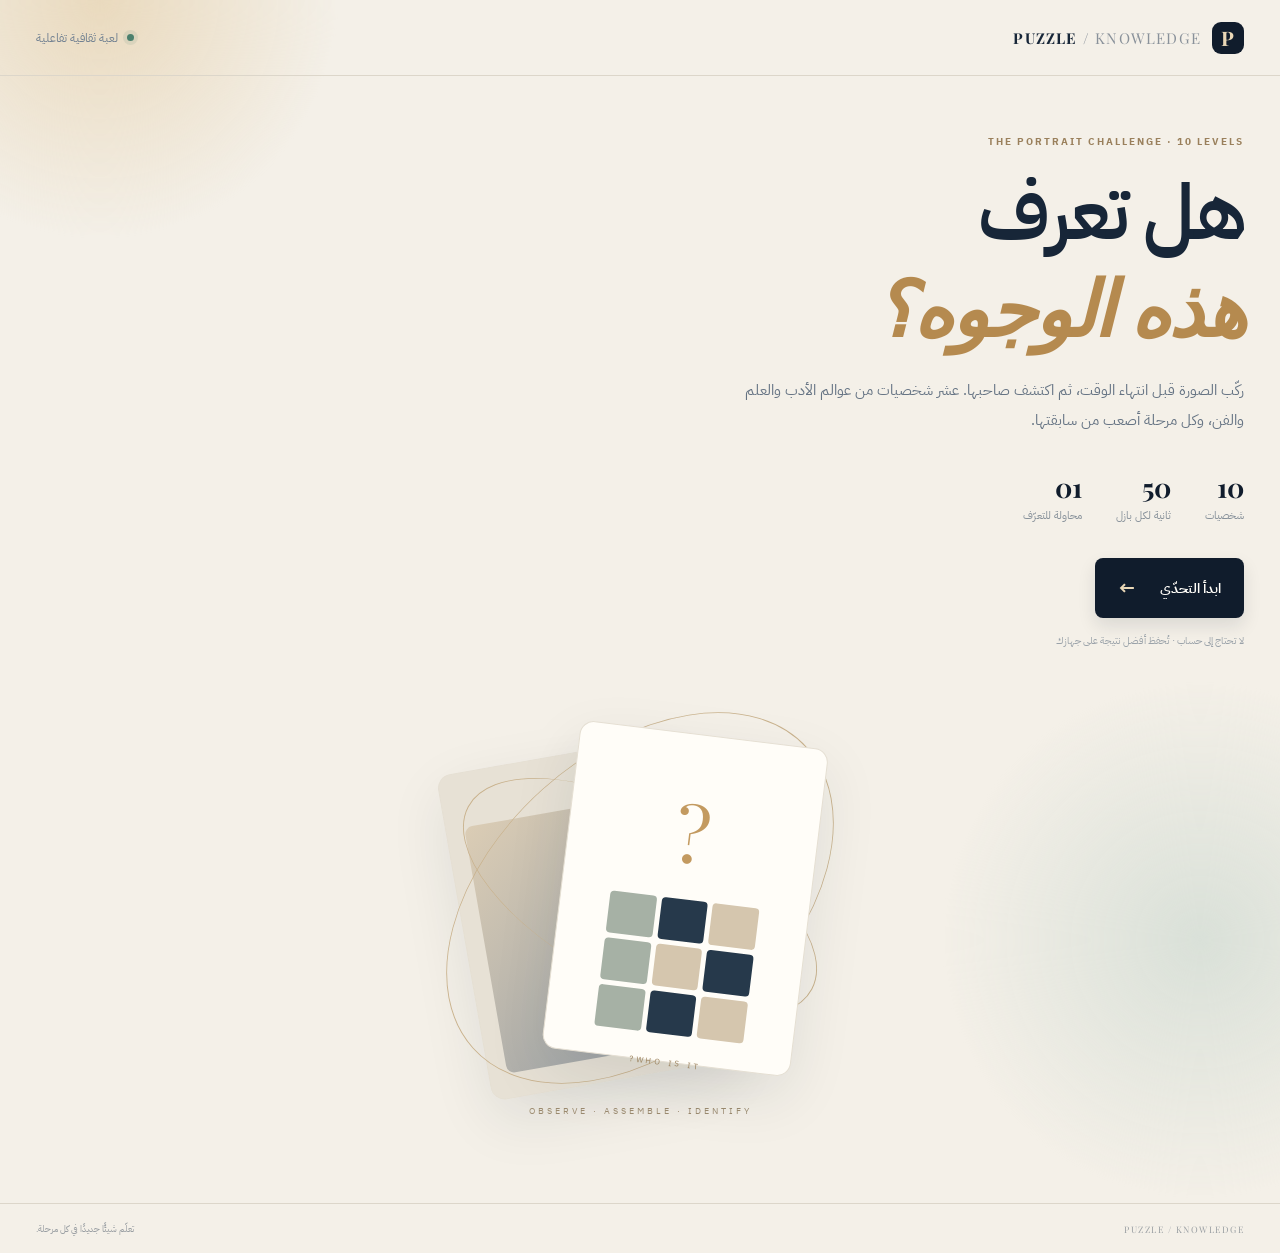
<file: templates/index.html>
<!doctype html>
<html lang="ar" dir="rtl">
<head>
  <meta charset="utf-8">
  <meta name="viewport" content="width=device-width, initial-scale=1">
  <meta name="theme-color" content="#101c2c">
  <title>تحدّي الشخصيات | بازل المعرفة</title>
  <link rel="preconnect" href="https://fonts.googleapis.com">
  <link rel="preconnect" href="https://fonts.gstatic.com" crossorigin>
  <link href="https://fonts.googleapis.com/css2?family=IBM+Plex+Sans+Arabic:wght@400;500;600;700&family=Playfair+Display:wght@600;700&display=swap" rel="stylesheet">
  <link rel="stylesheet" href="/static/css/style.css">
</head>
<body>
  <div class="ambient ambient-one"></div><div class="ambient ambient-two"></div>
  <header class="topbar">
    <a class="brand" href="#"><span class="brand-mark">P</span><span>PUZZLE<span class="brand-light"> / KNOWLEDGE</span></span></a>
    <div class="top-meta"><span class="live-dot"></span> لعبة ثقافية تفاعلية</div>
  </header>

  <main class="shell">
    <section id="welcome" class="welcome screen active">
      <div class="welcome-copy">
        <p class="eyebrow">THE PORTRAIT CHALLENGE · 10 LEVELS</p>
        <h1>هل تعرف<br><em>هذه الوجوه؟</em></h1>
        <p class="intro">ركّب الصورة قبل انتهاء الوقت، ثم اكتشف صاحبها. عشر شخصيات من عوالم الأدب والعلم والفن، وكل مرحلة أصعب من سابقتها.</p>
        <div class="welcome-stats">
          <div><strong>10</strong><span>شخصيات</span></div>
          <div><strong>50</strong><span>ثانية لكل بازل</span></div>
          <div><strong>01</strong><span>محاولة للتعرّف</span></div>
        </div>
        <button id="startBtn" class="primary-btn">ابدأ التحدّي <span>←</span></button>
        <p class="micro-note">لا تحتاج إلى حساب · تُحفظ أفضل نتيجة على جهازك</p>
      </div>
      <div class="welcome-art">
        <div class="art-card card-back"><span>01</span><div class="fake-portrait portrait-lines"></div></div>
        <div class="art-card card-front"><span>?</span><div class="portrait-grid"><i></i><i></i><i></i><i></i><i></i><i></i><i></i><i></i><i></i></div><small>WHO IS IT?</small></div>
        <div class="orbit orbit-a"></div><div class="orbit orbit-b"></div>
        <div class="art-caption">OBSERVE · ASSEMBLE · IDENTIFY</div>
      </div>
    </section>

    <section id="game" class="screen">
      <div class="game-heading">
        <div><p class="eyebrow">THE PORTRAIT CHALLENGE</p><h2 id="levelTitle">المرحلة الأولى</h2></div>
        <div class="progress-wrap"><div class="progress-label"><span>التقدّم</span><strong id="progressText">01 / 10</strong></div><div class="progress-track"><span id="progressBar"></span></div></div>
      </div>
      <div class="game-layout">
        <section class="puzzle-panel">
          <div class="panel-top"><div><span class="panel-kicker">PUZZLE BOARD</span><h3>رتّب القطع في أماكنها</h3></div><div id="timer" class="timer"><span class="timer-icon">◷</span><strong>50</strong><small>ثانية</small></div></div>
          <div class="canvas-wrap"><canvas id="puzzleCanvas" width="1100" height="650" aria-label="مساحة تركيب البازل"></canvas></div>
          <div class="panel-foot"><span><i class="legend-dot"></i> اسحب القطعة إلى مكانها الصحيح</span><span id="pieceCount">4 قطع</span></div>
        </section>
        <aside class="side-panel">
          <div class="side-card">
            <span class="panel-kicker">YOUR MISSION</span>
            <h3>أكمل الصورة</h3>
            <p>اسحب كل قطعة إلى موضعها. ستثبت القطعة تلقائيًا عندما تقترب من المكان الصحيح.</p>
            <div class="mission-rule"><span>01</span><div><b>ركّب البازل</b><small>لديك 50 ثانية</small></div></div>
            <div class="mission-rule"><span>02</span><div><b>اكتب الاسم بالعربية</b><small>يكفي اسم العائلة أو الاسم الأول</small></div></div>
            <div class="mission-rule"><span>03</span><div><b>اكتشف المعلومة</b><small>ستظهر بطاقة تعريف في كل الحالات</small></div></div>
          </div>
          <div class="side-card mini-score"><span class="panel-kicker">YOUR SCORE</span><strong id="scoreNow">0</strong><small>نقطة حتى الآن</small></div>
          <button id="quitBtn" class="text-btn">إنهاء الجولة</button>
        </aside>
      </div>
    </section>

    <section id="guessChoice" class="screen identify-screen">
      <div class="identify-top"><span class="success-mark">?</span><p class="eyebrow">YOUR CHOICE</p><h2>اكتملت الصورة!</h2><p>هل تريد اختبار ذاكرتك ومحاولة معرفة الشخصية، أم تفضّل كشف هويتها الآن؟</p></div>
      <div class="choice-actions">
        <button id="guessBtn" class="primary-btn">أختبر معرفتي <span></span></button>
        <button id="revealBtn" class="secondary-btn" type="button">اكشف الشخصية</button>
      </div>
    </section>

    <section id="identify" class="screen identify-screen">
      <div class="identify-top"><span class="success-mark">✓</span><p class="eyebrow">PUZZLE COMPLETED</p><h2>أحسنت! الصورة اكتملت.</h2><p>والآن، هل تعرف من تكون هذه الشخصية؟</p></div>
      <div class="identify-card">
        <div class="identify-preview"><img id="identifyImage" alt="صورة الشخصية"></div>
        <form id="answerForm" class="answer-form">
          <label for="answerInput">اكتب اسم الشخصية بالعربية</label>
          <input id="answerInput" type="text" autocomplete="off" placeholder="مثلاً: طه حسين" required>
          <p class="hint">يمكنك كتابة الاسم الأول أو اسم العائلة فقط.</p>
          <button class="primary-btn" type="submit">تحقّق من الإجابة <span>←</span></button>
        </form>
      </div>
    </section>

    <section id="result" class="screen result-screen">
      <div class="result-heading"><span id="resultIcon" class="result-icon">✓</span><p class="eyebrow" id="resultEyebrow">LEVEL COMPLETE</p><h2 id="resultTitle">إجابة صحيحة!</h2><p id="resultMessage">لقد تعرّفت على الشخصية.</p></div>
      <article class="knowledge-card">
        <div class="knowledge-image"><img id="resultImage" alt="الصورة الكاملة للشخصية"></div>
        <div class="knowledge-copy"><span class="panel-kicker">MEET THE PERSON</span><h3 id="personArabic">الاسم</h3><p class="english-name" id="personEnglish">English name</p><div class="field-pill" id="personField">المجال</div><p id="personBio" class="bio"></p><div class="fact-box"><span>✦</span><p id="personFact"></p></div><p id="knownCount" class="known-count">عدد مرات الإجابة الصحيحة: —</p></div>
      </article>
      <div class="result-bottom"><p id="earnedPoints">+100 نقطة</p><button id="nextBtn" class="primary-btn">المرحلة التالية <span>←</span></button></div>
    </section>

    <section id="final" class="screen final-screen">
      <p class="eyebrow">CHALLENGE FINISHED</p><div class="trophy">✦</div><h2>انتهى التحدّي!</h2><p class="final-sub">لقد أكملت رحلة بين الأدب والعلم والفن.</p>
      <div class="final-stats"><div><strong id="finalScore">0</strong><span>مجموع النقاط</span></div><div><strong id="finalWins">0/10</strong><span>إجابات صحيحة</span></div><div><strong id="finalTime">00:00</strong><span>الوقت المستغرق</span></div></div>
      <p id="bestScore" class="best-score"></p>
      <button id="restartBtn" class="primary-btn">العب من جديد <span>↻</span></button>
    </section>
  </main>
  <footer><span>PUZZLE / KNOWLEDGE</span><span>تعلّم شيئًا جديدًا في كل مرحلة.</span></footer>
  <div id="toast" class="toast" role="status"></div>
  <script src="/static/js/game.js"></script>
</body>
</html>
<!--←
</file>
<file: static/css/style.css>
*{box-sizing:border-box} :root{--ink:#172638;--muted:#718091;--cream:#f4f0e8;--paper:#fffdf8;--gold:#c79b55;--gold-light:#ead8b7;--navy:#101c2c;--green:#4b806d;--red:#b45d50} body{margin:0;background:var(--cream);color:var(--ink);font-family:"IBM Plex Sans Arabic",sans-serif;min-height:100vh;overflow-x:hidden} .ambient{position:fixed;border-radius:50%;filter:blur(2px);pointer-events:none;z-index:-1}.ambient-one{width:480px;height:480px;top:-240px;left:-140px;background:radial-gradient(circle,#e9d9bd 0,transparent 70%)}.ambient-two{width:520px;height:520px;bottom:-300px;right:-180px;background:radial-gradient(circle,#d9e0d8 0,transparent 70%)} .topbar{height:76px;max-width:1320px;margin:auto;padding:0 36px;display:flex;align-items:center;justify-content:space-between;border-bottom:1px solid #dcd6ca}.brand{display:flex;gap:11px;align-items:center;text-decoration:none;color:var(--ink);font-family:"Playfair Display",serif;font-weight:700;letter-spacing:1.2px;font-size:15px}.brand-mark{width:32px;height:32px;display:grid;place-items:center;background:var(--navy);color:var(--gold-light);border-radius:9px;font-size:20px}.brand-light{font-weight:400;color:#89919a}.top-meta{font-size:12px;color:var(--muted);display:flex;gap:9px;align-items:center}.live-dot{width:7px;height:7px;background:var(--green);border-radius:50%;box-shadow:0 0 0 4px #4b806d1c}.shell{max-width:1320px;margin:0 auto;padding:48px 36px 65px;min-height:calc(100vh - 126px)}.screen{display:none;animation:rise .45s ease}.screen.active{display:block}@keyframes rise{from{opacity:0;transform:translateY(12px)}to{opacity:1;transform:none}}.welcome{min-height:610px;display:grid;grid-template-columns:1.05fr .95fr;align-items:center;gap:40px}.eyebrow,.panel-kicker{font-size:10px;letter-spacing:2px;color:#9a805c;font-weight:700}.welcome h1{font-size:clamp(48px,6vw,78px);line-height:1.18;margin:20px 0 18px;font-weight:600;letter-spacing:-2px}.welcome h1 em{font-family:"Playfair Display",serif;color:#b58a4f;font-weight:600}.intro{max-width:510px;color:#667484;line-height:2;font-size:15px}.welcome-stats{display:flex;gap:34px;margin:34px 0}.welcome-stats div{display:flex;flex-direction:column;gap:2px}.welcome-stats strong{font-family:"Playfair Display",serif;font-size:27px;color:var(--navy)}.welcome-stats span{font-size:11px;color:#87919a}.primary-btn{border:0;background:var(--navy);color:#fffdf8;padding:15px 23px;border-radius:8px;font-family:inherit;font-size:14px;font-weight:600;cursor:pointer;display:inline-flex;gap:24px;align-items:center;justify-content:center;transition:.2s;box-shadow:0 8px 18px #101c2c1c}.primary-btn:hover{background:#253b52;transform:translateY(-2px)}.primary-btn span{color:var(--gold-light);font-size:20px}.micro-note{font-size:10px;color:#9aa2a9;margin-top:15px}.welcome-art{height:480px;position:relative;display:flex;align-items:center;justify-content:center}.art-card{position:absolute;width:250px;height:330px;background:#fffdf8;border:1px solid #e5dfd3;border-radius:14px;box-shadow:0 22px 60px #17263818;padding:18px}.art-card>span{font-family:"Playfair Display",serif;font-size:18px;color:#b28a54}.card-back{transform:rotate(-10deg) translate(-55px,10px);background:#e7e1d5}.card-front{transform:rotate(7deg) translate(45px,-5px);z-index:2}.card-front>span{display:block;text-align:center;font-family:"Playfair Display",serif;font-size:76px;color:#c39a60;margin:28px 0 18px}.portrait-grid{display:grid;grid-template-columns:repeat(3,1fr);gap:5px;width:150px;margin:auto}.portrait-grid i{height:42px;background:#d5c6ae;border-radius:4px}.portrait-grid i:nth-child(2n){background:#26394b}.portrait-grid i:nth-child(3n){background:#a6b1a5}.card-front small{display:block;text-align:center;letter-spacing:3px;font-size:8px;color:#9a805c;margin-top:22px}.fake-portrait{height:250px;margin-top:10px;background:linear-gradient(140deg,#d6c4a7,#718091);border-radius:8px;opacity:.7}.orbit{position:absolute;border:1px solid #c9b28d;border-radius:50%;width:390px;height:390px}.orbit-a{transform:rotate(28deg) scaleY(.45)}.orbit-b{transform:rotate(-42deg) scaleY(.65);width:450px;height:450px}.art-caption{position:absolute;bottom:20px;letter-spacing:3px;font-size:9px;color:#9c8b70}.game-heading{display:flex;align-items:end;justify-content:space-between;margin-bottom:25px}.game-heading h2{margin:6px 0 0;font-size:27px}.progress-wrap{width:230px}.progress-label{display:flex;justify-content:space-between;font-size:11px;color:var(--muted);margin-bottom:8px}.progress-label strong{color:var(--ink)}.progress-track{height:5px;background:#e0dbd1;border-radius:9px;overflow:hidden}.progress-track span{display:block;height:100%;width:10%;background:var(--gold);transition:width .3s}.game-layout{display:grid;grid-template-columns:minmax(0,1fr) 270px;gap:20px;align-items:start}.puzzle-panel,.side-card{background:var(--paper);border:1px solid #e7e0d5;border-radius:13px;box-shadow:0 10px 30px #17263808}.puzzle-panel{padding:22px}.panel-top{display:flex;justify-content:space-between;align-items:center;margin-bottom:17px}.panel-top h3,.side-card h3{font-size:16px;margin:5px 0 0}.timer{display:flex;align-items:center;gap:5px;background:#f3eee5;padding:8px 12px;border-radius:8px;color:var(--navy)}.timer strong{font-family:"Playfair Display",serif;font-size:22px}.timer small{font-size:10px;color:var(--muted)}.timer-icon{color:var(--gold);font-size:19px}.timer.urgent{background:#f8e9e5;color:var(--red);animation:pulse 1s infinite}@keyframes pulse{50%{transform:scale(1.04)}}.canvas-wrap{width:100%;overflow:hidden;border-radius:8px;background:#edf0ed;border:1px solid #e1e5df}#puzzleCanvas{display:block;width:100%;height:auto;touch-action:none}.panel-foot{display:flex;justify-content:space-between;margin-top:12px;color:#87919a;font-size:10px}.legend-dot{display:inline-block;width:7px;height:7px;background:var(--gold);border-radius:50%;margin-left:6px}.side-panel{display:flex;flex-direction:column;gap:12px}.side-card{padding:20px}.side-card>p{font-size:11px;line-height:1.9;color:var(--muted);margin:10px 0 18px}.mission-rule{display:flex;gap:12px;align-items:center;border-top:1px solid #eee9e0;padding:12px 0}.mission-rule>span{font-family:"Playfair Display",serif;color:#c19a62;font-size:19px}.mission-rule div{display:flex;flex-direction:column;gap:2px}.mission-rule b{font-size:11px}.mission-rule small{font-size:9px;color:#9aa2a9}.mini-score{display:flex;flex-direction:column;gap:2px}.mini-score strong{font-family:"Playfair Display",serif;font-size:35px;margin-top:5px}.mini-score small{font-size:10px;color:var(--muted)}.text-btn{border:0;background:transparent;color:#8b939a;font-family:inherit;font-size:11px;cursor:pointer;text-align:center;padding:10px}.identify-screen,.result-screen,.final-screen{text-align:center;max-width:900px;margin:0 auto}.identify-top{margin:20px 0 30px}.success-mark,.result-icon{width:44px;height:44px;display:grid;place-items:center;border-radius:50%;background:#e1eee6;color:var(--green);font-size:21px;margin:0 auto 15px}.identify-top h2,.result-heading h2,.final-screen h2{font-size:32px;margin:8px 0}.identify-top>p:last-child,.result-heading>p:last-child,.final-sub{color:var(--muted);font-size:13px}.identify-card{display:grid;grid-template-columns:.9fr 1.1fr;gap:30px;background:var(--paper);padding:22px;border:1px solid #e7e0d5;border-radius:14px;text-align:right;box-shadow:0 12px 35px #1726380a}.identify-preview{height:300px;border-radius:9px;overflow:hidden;background:#e9e4da}.identify-preview img,.knowledge-image img{width:100%;height:100%;object-fit:cover}.answer-form{display:flex;flex-direction:column;justify-content:center}.answer-form label{font-weight:600;font-size:15px;margin-bottom:12px}.answer-form input{height:52px;border:1px solid #dcd6ca;border-radius:8px;padding:0 15px;font:inherit;font-size:15px;background:#fffefa;outline:none}.answer-form input:focus{border-color:#b58a4f;box-shadow:0 0 0 3px #c79b5520}.hint{font-size:10px;color:#9aa2a9;margin:9px 0 24px}.answer-form .primary-btn{align-self:flex-start}.result-heading{margin:10px 0 25px}.result-icon.wrong{background:#f5e7e3;color:var(--red)}.knowledge-card{display:grid;grid-template-columns:.8fr 1.2fr;text-align:right;background:var(--paper);border:1px solid #e7e0d5;border-radius:14px;overflow:hidden;box-shadow:0 12px 35px #1726380a}.knowledge-image{min-height:360px;background:#e9e4da}.knowledge-copy{padding:30px}.knowledge-copy h3{font-size:27px;margin:10px 0 0}.english-name{font-family:"Playfair Display",serif;color:#9a805c;font-size:14px;margin:4px 0 12px;direction:ltr;text-align:right}.field-pill{display:inline-block;background:#f1ece2;color:#856c49;padding:5px 11px;border-radius:20px;font-size:10px}.bio{font-size:13px;line-height:2.1;color:#657383;margin:17px 0}.fact-box{display:flex;gap:10px;background:#f5f1e9;padding:12px 14px;border-radius:8px;align-items:flex-start}.fact-box span{color:#b58a4f}.fact-box p{font-size:11px;line-height:1.9;margin:0;color:#596878}.result-bottom{display:flex;justify-content:space-between;align-items:center;margin:20px 0}.result-bottom p{font-family:"Playfair Display",serif;color:var(--green);font-weight:700}.final-screen{padding:35px 0}.trophy{width:75px;height:75px;border-radius:50%;display:grid;place-items:center;background:#eee4d2;color:#b58a4f;font-size:35px;margin:20px auto}.final-stats{display:flex;justify-content:center;gap:15px;margin:35px auto}.final-stats div{background:var(--paper);border:1px solid #e7e0d5;border-radius:10px;padding:20px 30px;min-width:150px;display:flex;flex-direction:column;gap:5px}.final-stats strong{font-family:"Playfair Display",serif;font-size:29px}.final-stats span{font-size:10px;color:var(--muted)}.best-score{font-size:11px;color:#8b939a;margin-bottom:22px}.toast{position:fixed;bottom:24px;left:50%;transform:translate(-50%,20px);opacity:0;background:#172638;color:white;padding:11px 18px;border-radius:8px;font-size:12px;transition:.25s;pointer-events:none;z-index:10}.toast.show{opacity:1;transform:translate(-50%,0)}footer{height:50px;max-width:1320px;margin:auto;padding:0 36px;display:flex;justify-content:space-between;align-items:center;border-top:1px solid #dcd6ca;color:#9a9fa3;font-size:9px}footer span:first-child{font-family:"Playfair Display",serif;letter-spacing:1.5px}@media(max-width:900px){.welcome{grid-template-columns:1fr .8fr}.game-layout{grid-template-columns:1fr}.side-panel{display:grid;grid-template-columns:1fr 1fr}.side-panel .text-btn{grid-column:1/-1}.puzzle-panel{padding:14px}}@media(max-width:650px){.topbar{padding:0 18px;height:64px}.top-meta{font-size:10px}.shell{padding:28px 16px 45px}.welcome{display:flex;flex-direction:column;align-items:stretch;min-height:auto;gap:10px}.welcome h1{font-size:55px}.welcome-art{height:340px;order:-1}.art-card{transform:scale(.78) rotate(7deg) translate(25px,0)}.card-back{transform:scale(.78) rotate(-10deg) translate(-35px,0)}.orbit{transform:scale(.75) rotate(28deg);}.orbit-b{transform:scale(.75) rotate(-42deg)}.art-caption{bottom:2px}.welcome-copy{padding-bottom:20px}.welcome-stats{gap:24px;margin:24px 0}.game-heading{align-items:start;gap:15px;flex-direction:column}.progress-wrap{width:100%}.game-heading h2{font-size:23px}.panel-top h3{font-size:14px}.puzzle-panel{padding:10px}.panel-foot{font-size:9px}.side-panel{display:flex}.identify-card,.knowledge-card{grid-template-columns:1fr}.identify-preview{height:230px}.answer-form{padding:10px 4px 4px}.answer-form .primary-btn{width:100%}.knowledge-image{height:250px;min-height:0}.knowledge-copy{padding:22px}.result-heading h2,.identify-top h2{font-size:25px}.result-bottom{gap:12px}.result-bottom .primary-btn{padding:13px 14px}.final-stats{gap:7px}.final-stats div{min-width:0;flex:1;padding:15px 7px}.final-stats strong{font-size:23px}.final-stats span{font-size:9px}footer{padding:0 16px;font-size:8px}}

.choice-actions{display:flex;justify-content:center;align-items:center;gap:14px;flex-wrap:wrap;margin:34px auto;background:var(--paper);border:1px solid #e7e0d5;border-radius:14px;padding:28px;max-width:620px}.secondary-btn{border:1px solid #cfc5b4;background:#fffdf8;color:var(--ink);padding:14px 22px;border-radius:8px;font:600 14px "IBM Plex Sans Arabic",sans-serif;cursor:pointer;transition:.2s}.secondary-btn:hover{border-color:var(--gold);background:#f5f1e9}.known-count{font-size:11px;color:#8a795f;border-top:1px solid #eee9e0;padding-top:14px;margin-top:18px}@media(max-width:650px){.choice-actions{flex-direction:column;align-items:stretch;padding:20px}.choice-actions button{width:100%}}
</file>
